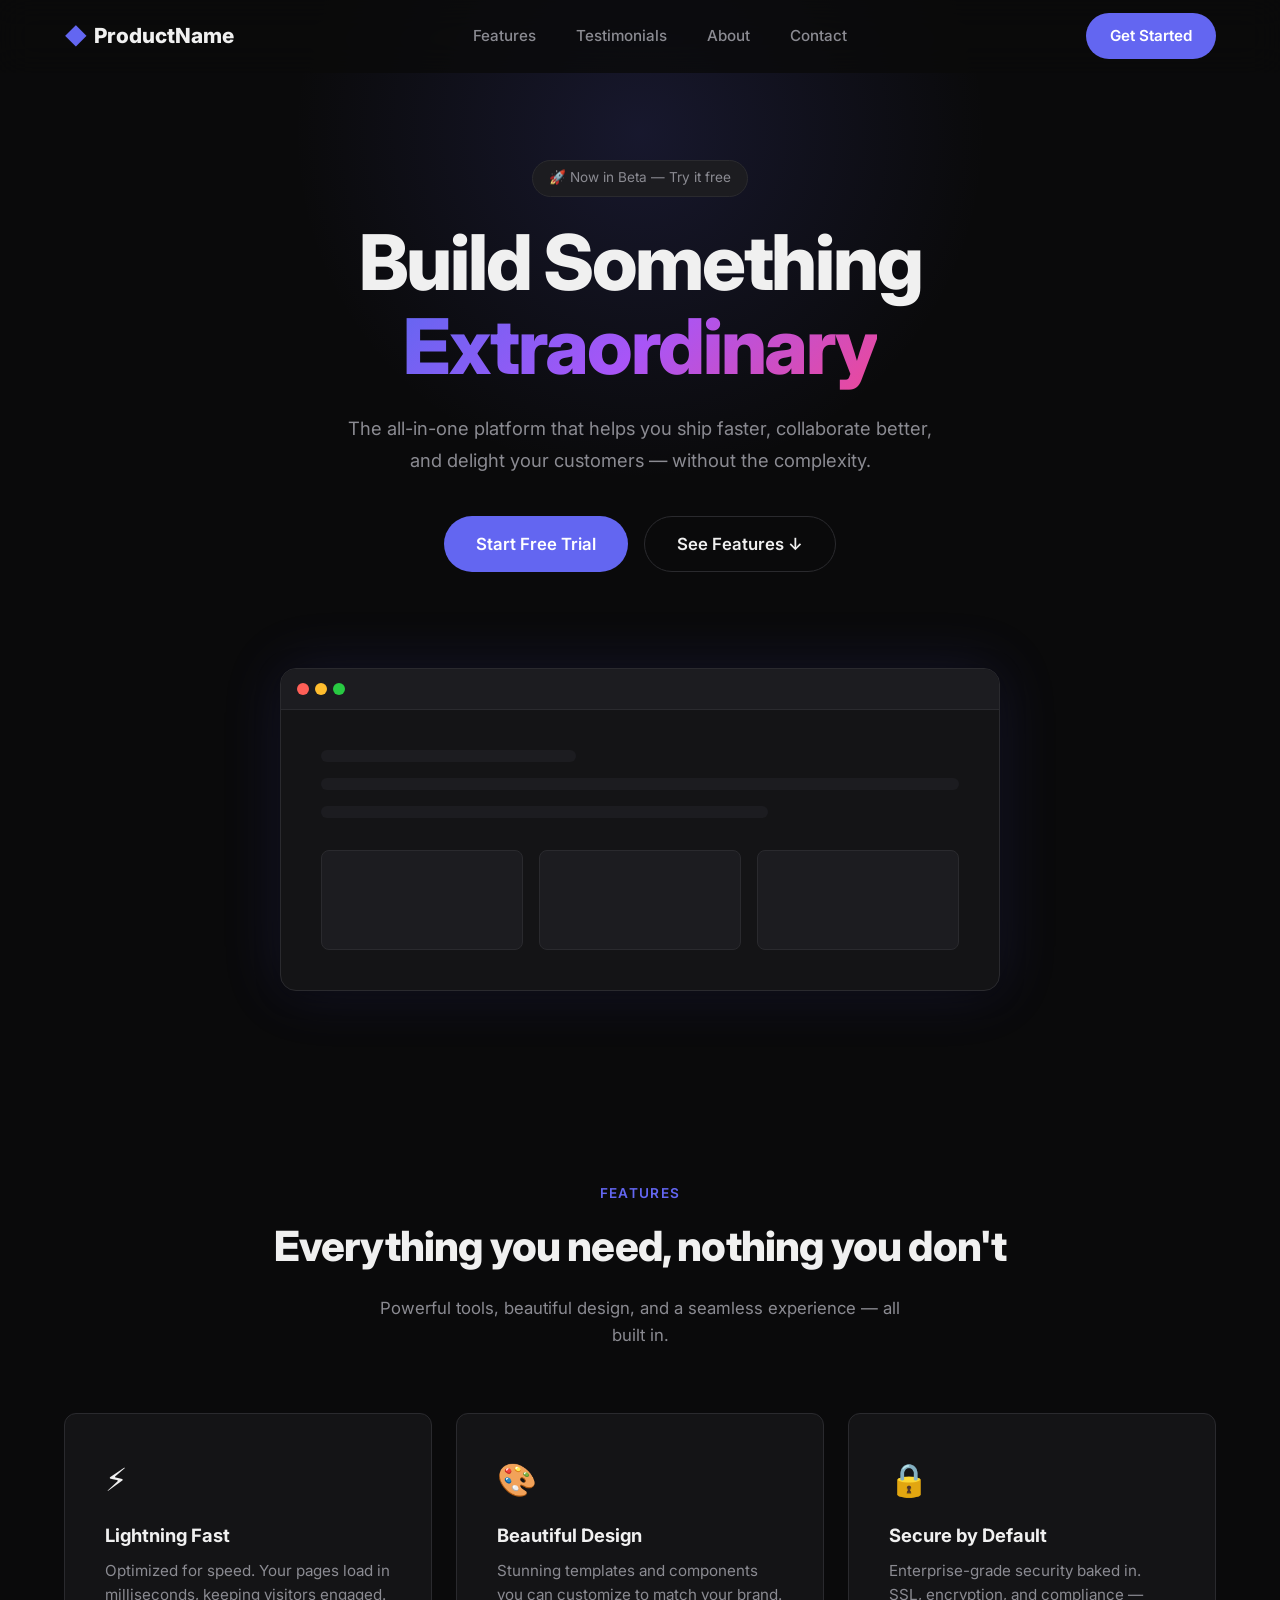
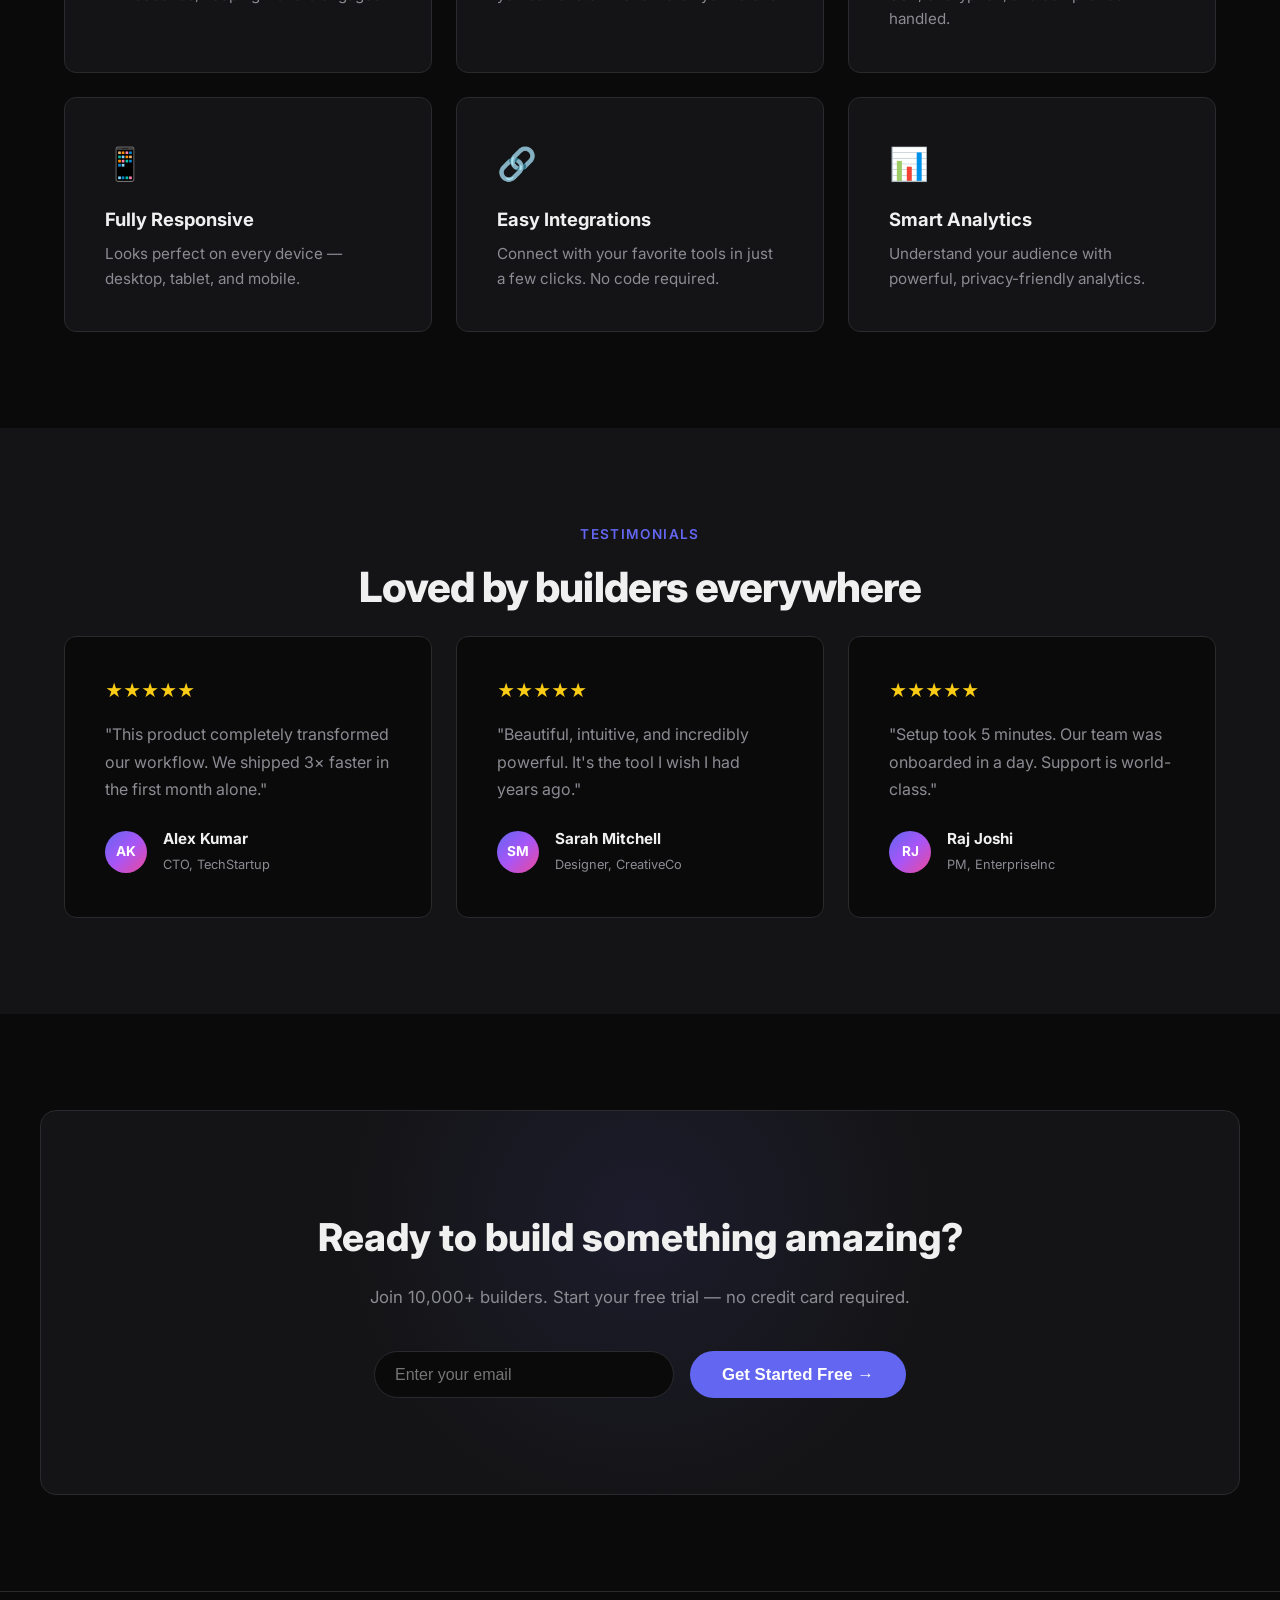
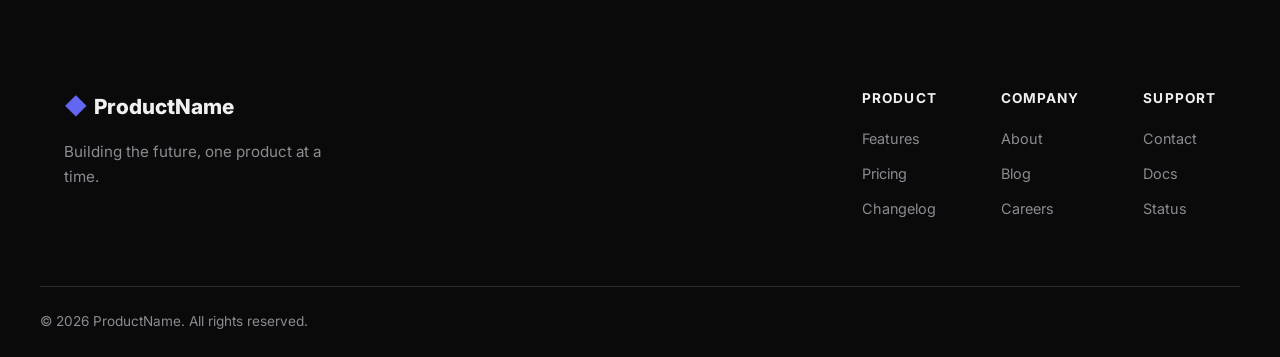
<file: index.html>
<!DOCTYPE html>
<html lang="en">
<head>
  <meta charset="UTF-8" />
  <meta name="viewport" content="width=device-width, initial-scale=1.0" />
  <title>ProductName — Tagline Goes Here</title>
  <link rel="stylesheet" href="css/style.css" />
  <link rel="preconnect" href="https://fonts.googleapis.com" />
  <link rel="preconnect" href="https://fonts.gstatic.com" crossorigin />
  <link href="https://fonts.googleapis.com/css2?family=Inter:wght@400;500;600;700;800&display=swap" rel="stylesheet" />
</head>
<body>

  <!-- ===================== NAVBAR ===================== -->
  <nav class="navbar" id="navbar">
    <div class="container navbar__inner">
      <a href="#" class="navbar__logo">
        <span class="logo-icon">◆</span> ProductName
      </a>
      <ul class="navbar__links" id="nav-links">
        <li><a href="#features">Features</a></li>
        <li><a href="#testimonials">Testimonials</a></li>
        <li><a href="pages/about.html">About</a></li>
        <li><a href="pages/contact.html">Contact</a></li>
      </ul>
      <a href="#cta" class="btn btn--primary navbar__cta">Get Started</a>
      <button class="navbar__toggle" id="nav-toggle" aria-label="Toggle menu">
        <span></span><span></span><span></span>
      </button>
    </div>
  </nav>

  <!-- ===================== HERO ===================== -->
  <header class="hero">
    <div class="hero__bg-glow"></div>
    <div class="container hero__inner">
      <p class="hero__badge">🚀 Now in Beta — Try it free</p>
      <h1 class="hero__title">
        Build Something<br /><span class="gradient-text">Extraordinary</span>
      </h1>
      <p class="hero__subtitle">
        The all-in-one platform that helps you ship faster, collaborate better,
        and delight your customers — without the complexity.
      </p>
      <div class="hero__actions">
        <a href="#cta" class="btn btn--primary btn--lg">Start Free Trial</a>
        <a href="#features" class="btn btn--outline btn--lg">See Features ↓</a>
      </div>
      <div class="hero__visual">
        <div class="hero__mockup">
          <div class="mockup__bar">
            <span class="dot dot--red"></span>
            <span class="dot dot--yellow"></span>
            <span class="dot dot--green"></span>
          </div>
          <div class="mockup__content">
            <div class="mockup__line mockup__line--short"></div>
            <div class="mockup__line"></div>
            <div class="mockup__line mockup__line--medium"></div>
            <div class="mockup__blocks">
              <div class="mockup__block"></div>
              <div class="mockup__block"></div>
              <div class="mockup__block"></div>
            </div>
          </div>
        </div>
      </div>
    </div>
  </header>

  <!-- ===================== FEATURES ===================== -->
  <section class="features" id="features">
    <div class="container">
      <p class="section__label">Features</p>
      <h2 class="section__title">Everything you need, nothing you don't</h2>
      <p class="section__subtitle">
        Powerful tools, beautiful design, and a seamless experience — all built in.
      </p>
      <div class="features__grid">
        <div class="feature-card">
          <div class="feature-card__icon">⚡</div>
          <h3>Lightning Fast</h3>
          <p>Optimized for speed. Your pages load in milliseconds, keeping visitors engaged.</p>
        </div>
        <div class="feature-card">
          <div class="feature-card__icon">🎨</div>
          <h3>Beautiful Design</h3>
          <p>Stunning templates and components you can customize to match your brand.</p>
        </div>
        <div class="feature-card">
          <div class="feature-card__icon">🔒</div>
          <h3>Secure by Default</h3>
          <p>Enterprise-grade security baked in. SSL, encryption, and compliance — handled.</p>
        </div>
        <div class="feature-card">
          <div class="feature-card__icon">📱</div>
          <h3>Fully Responsive</h3>
          <p>Looks perfect on every device — desktop, tablet, and mobile.</p>
        </div>
        <div class="feature-card">
          <div class="feature-card__icon">🔗</div>
          <h3>Easy Integrations</h3>
          <p>Connect with your favorite tools in just a few clicks. No code required.</p>
        </div>
        <div class="feature-card">
          <div class="feature-card__icon">📊</div>
          <h3>Smart Analytics</h3>
          <p>Understand your audience with powerful, privacy-friendly analytics.</p>
        </div>
      </div>
    </div>
  </section>

  <!-- ===================== TESTIMONIALS ===================== -->
  <section class="testimonials" id="testimonials">
    <div class="container">
      <p class="section__label">Testimonials</p>
      <h2 class="section__title">Loved by builders everywhere</h2>
      <div class="testimonials__grid">
        <div class="testimonial-card">
          <div class="testimonial-card__stars">★★★★★</div>
          <p class="testimonial-card__text">
            "This product completely transformed our workflow. We shipped 3×
            faster in the first month alone."
          </p>
          <div class="testimonial-card__author">
            <div class="avatar">AK</div>
            <div>
              <strong>Alex Kumar</strong>
              <span>CTO, TechStartup</span>
            </div>
          </div>
        </div>
        <div class="testimonial-card">
          <div class="testimonial-card__stars">★★★★★</div>
          <p class="testimonial-card__text">
            "Beautiful, intuitive, and incredibly powerful. It's the tool I
            wish I had years ago."
          </p>
          <div class="testimonial-card__author">
            <div class="avatar">SM</div>
            <div>
              <strong>Sarah Mitchell</strong>
              <span>Designer, CreativeCo</span>
            </div>
          </div>
        </div>
        <div class="testimonial-card">
          <div class="testimonial-card__stars">★★★★★</div>
          <p class="testimonial-card__text">
            "Setup took 5 minutes. Our team was onboarded in a day. Support
            is world-class."
          </p>
          <div class="testimonial-card__author">
            <div class="avatar">RJ</div>
            <div>
              <strong>Raj Joshi</strong>
              <span>PM, EnterpriseInc</span>
            </div>
          </div>
        </div>
      </div>
    </div>
  </section>

  <!-- ===================== CTA ===================== -->
  <section class="cta" id="cta">
    <div class="container cta__inner">
      <h2 class="cta__title">Ready to build something amazing?</h2>
      <p class="cta__subtitle">
        Join 10,000+ builders. Start your free trial — no credit card required.
      </p>
      <form class="cta__form" id="cta-form">
        <input
          type="email"
          placeholder="Enter your email"
          class="cta__input"
          required
        />
        <button type="submit" class="btn btn--primary btn--lg">
          Get Started Free →
        </button>
      </form>
    </div>
  </section>

  <!-- ===================== FOOTER ===================== -->
  <footer class="footer">
    <div class="container footer__inner">
      <div class="footer__brand">
        <a href="#" class="navbar__logo">
          <span class="logo-icon">◆</span> ProductName
        </a>
        <p>Building the future, one product at a time.</p>
      </div>
      <div class="footer__links">
        <div class="footer__col">
          <h4>Product</h4>
          <ul>
            <li><a href="#features">Features</a></li>
            <li><a href="#">Pricing</a></li>
            <li><a href="#">Changelog</a></li>
          </ul>
        </div>
        <div class="footer__col">
          <h4>Company</h4>
          <ul>
            <li><a href="pages/about.html">About</a></li>
            <li><a href="#">Blog</a></li>
            <li><a href="#">Careers</a></li>
          </ul>
        </div>
        <div class="footer__col">
          <h4>Support</h4>
          <ul>
            <li><a href="pages/contact.html">Contact</a></li>
            <li><a href="#">Docs</a></li>
            <li><a href="#">Status</a></li>
          </ul>
        </div>
      </div>
    </div>
    <div class="container footer__bottom">
      <p>&copy; 2026 ProductName. All rights reserved.</p>
    </div>
  </footer>

  <script src="js/main.js"></script>
</body>
</html>
</file>
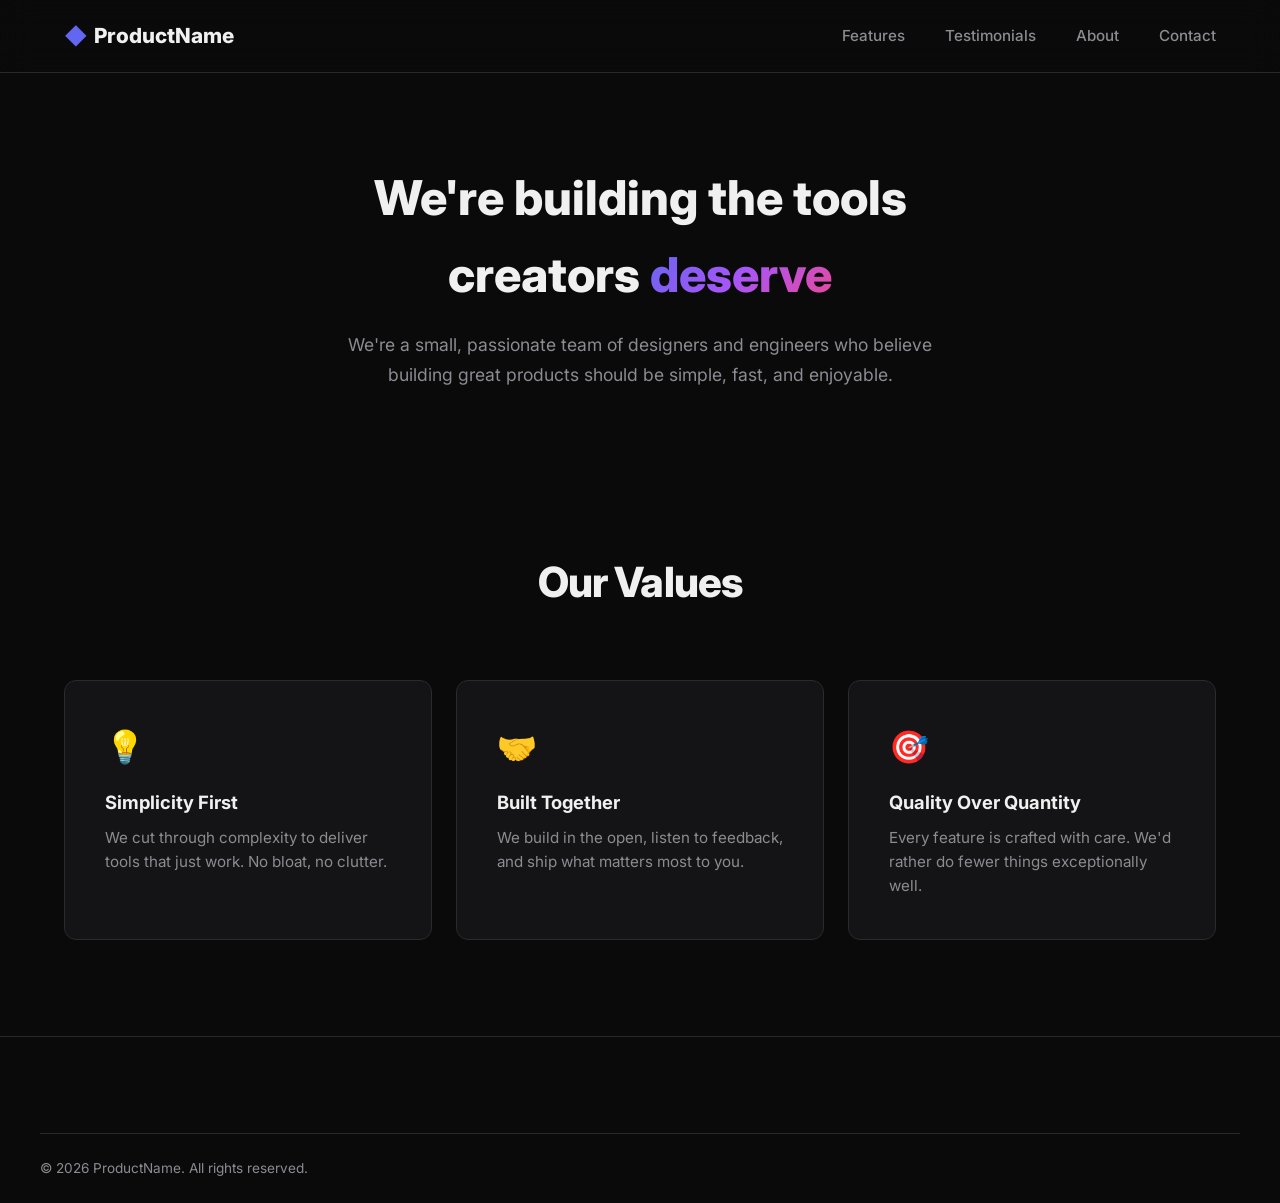
<file: pages/about.html>
<!DOCTYPE html>
<html lang="en">
<head>
  <meta charset="UTF-8" />
  <meta name="viewport" content="width=device-width, initial-scale=1.0" />
  <title>About — ProductName</title>
  <link rel="stylesheet" href="../css/style.css" />
  <link href="https://fonts.googleapis.com/css2?family=Inter:wght@400;500;600;700;800&display=swap" rel="stylesheet" />
  <style>
    .about-hero { padding: 10rem 0 4rem; text-align: center; }
    .about-hero h1 { font-size: clamp(2rem, 4vw, 3rem); font-weight: 800; margin-bottom: var(--space-sm); }
    .about-hero p { color: var(--clr-text-muted); max-width: 600px; margin: 0 auto; font-size: 1.1rem; line-height: 1.7; }

    .about-values { padding: var(--space-2xl) 0; }
    .values-grid { display: grid; grid-template-columns: repeat(auto-fit, minmax(280px, 1fr)); gap: var(--space-md); margin-top: var(--space-xl); }
    .value-card { background: var(--clr-surface); border: 1px solid var(--clr-border); border-radius: var(--radius-md); padding: var(--space-lg); }
    .value-card h3 { margin-bottom: var(--space-xs); font-size: 1.15rem; }
    .value-card p { color: var(--clr-text-muted); font-size: 0.95rem; line-height: 1.6; }
    .value-icon { font-size: 2rem; margin-bottom: var(--space-sm); }
  </style>
</head>
<body>
  <nav class="navbar">
    <div class="container navbar__inner">
      <a href="../index.html" class="navbar__logo"><span class="logo-icon">◆</span> ProductName</a>
      <ul class="navbar__links">
        <li><a href="../index.html#features">Features</a></li>
        <li><a href="../index.html#testimonials">Testimonials</a></li>
        <li><a href="about.html">About</a></li>
        <li><a href="contact.html">Contact</a></li>
      </ul>
    </div>
  </nav>

  <section class="about-hero">
    <div class="container">
      <h1>We're building the tools<br>creators <span class="gradient-text">deserve</span></h1>
      <p>We're a small, passionate team of designers and engineers who believe building great products should be simple, fast, and enjoyable.</p>
    </div>
  </section>

  <section class="about-values">
    <div class="container">
      <h2 class="section__title">Our Values</h2>
      <div class="values-grid">
        <div class="value-card">
          <div class="value-icon">💡</div>
          <h3>Simplicity First</h3>
          <p>We cut through complexity to deliver tools that just work. No bloat, no clutter.</p>
        </div>
        <div class="value-card">
          <div class="value-icon">🤝</div>
          <h3>Built Together</h3>
          <p>We build in the open, listen to feedback, and ship what matters most to you.</p>
        </div>
        <div class="value-card">
          <div class="value-icon">🎯</div>
          <h3>Quality Over Quantity</h3>
          <p>Every feature is crafted with care. We'd rather do fewer things exceptionally well.</p>
        </div>
      </div>
    </div>
  </section>

  <footer class="footer">
    <div class="container footer__bottom">
      <p>&copy; 2026 ProductName. All rights reserved.</p>
    </div>
  </footer>
</body>
</html>
</file>
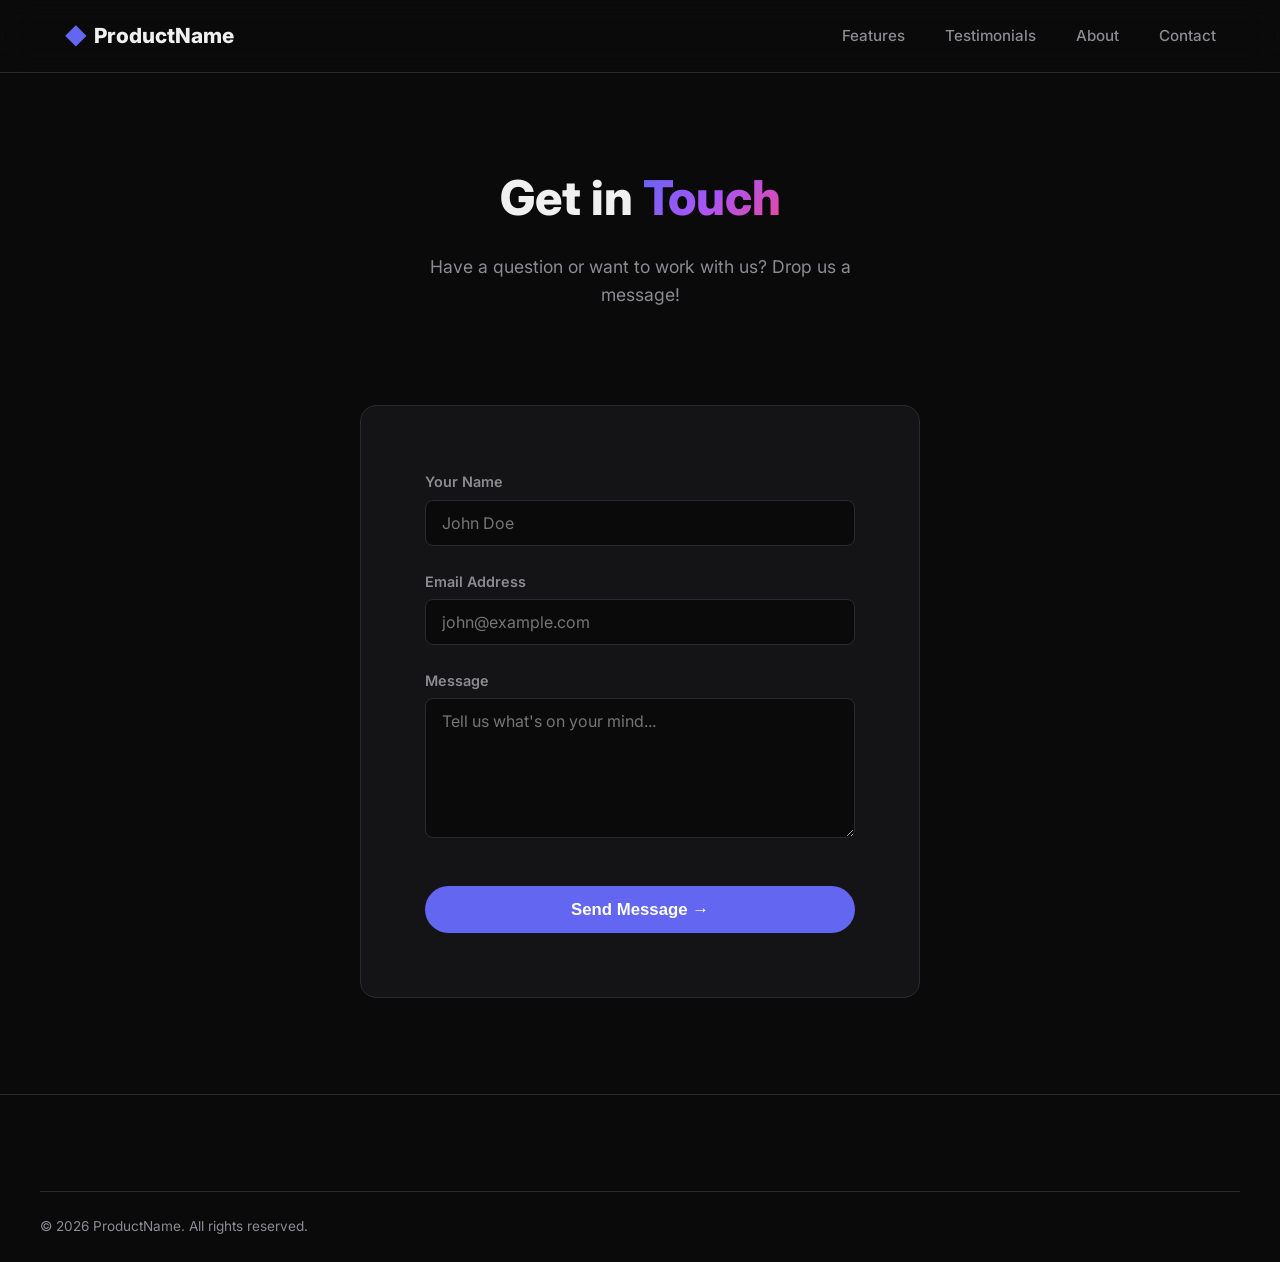
<file: pages/contact.html>
<!DOCTYPE html>
<html lang="en">
<head>
  <meta charset="UTF-8" />
  <meta name="viewport" content="width=device-width, initial-scale=1.0" />
  <title>Contact — ProductName</title>
  <link rel="stylesheet" href="../css/style.css" />
  <link href="https://fonts.googleapis.com/css2?family=Inter:wght@400;500;600;700;800&display=swap" rel="stylesheet" />
  <style>
    .contact-hero { padding: 10rem 0 2rem; text-align: center; }
    .contact-hero h1 { font-size: clamp(2rem, 4vw, 3rem); font-weight: 800; margin-bottom: var(--space-sm); }
    .contact-hero p { color: var(--clr-text-muted); max-width: 500px; margin: 0 auto; font-size: 1.1rem; }

    .contact-form-section { padding: var(--space-xl) 0 var(--space-2xl); }
    .contact-form {
      max-width: 560px;
      margin: 0 auto;
      background: var(--clr-surface);
      border: 1px solid var(--clr-border);
      border-radius: var(--radius-lg);
      padding: var(--space-xl);
    }
    .form-group { margin-bottom: var(--space-md); }
    .form-group label {
      display: block;
      font-weight: 600;
      font-size: 0.9rem;
      margin-bottom: 0.4rem;
      color: var(--clr-text-muted);
    }
    .form-group input,
    .form-group textarea {
      width: 100%;
      padding: 0.75rem 1rem;
      border-radius: var(--radius-sm);
      border: 1px solid var(--clr-border);
      background: var(--clr-bg);
      color: var(--clr-text);
      font-family: var(--ff-body);
      font-size: 1rem;
      outline: none;
      transition: border-color 0.2s;
    }
    .form-group input:focus,
    .form-group textarea:focus {
      border-color: var(--clr-primary);
    }
    .form-group textarea { resize: vertical; min-height: 140px; }
    .contact-form .btn { width: 100%; margin-top: var(--space-sm); }
  </style>
</head>
<body>
  <nav class="navbar">
    <div class="container navbar__inner">
      <a href="../index.html" class="navbar__logo"><span class="logo-icon">◆</span> ProductName</a>
      <ul class="navbar__links">
        <li><a href="../index.html#features">Features</a></li>
        <li><a href="../index.html#testimonials">Testimonials</a></li>
        <li><a href="about.html">About</a></li>
        <li><a href="contact.html">Contact</a></li>
      </ul>
    </div>
  </nav>

  <section class="contact-hero">
    <div class="container">
      <h1>Get in <span class="gradient-text">Touch</span></h1>
      <p>Have a question or want to work with us? Drop us a message!</p>
    </div>
  </section>

  <section class="contact-form-section">
    <div class="container">
      <form class="contact-form" id="contact-form">
        <div class="form-group">
          <label for="name">Your Name</label>
          <input type="text" id="name" placeholder="John Doe" required />
        </div>
        <div class="form-group">
          <label for="email">Email Address</label>
          <input type="email" id="email" placeholder="john@example.com" required />
        </div>
        <div class="form-group">
          <label for="message">Message</label>
          <textarea id="message" placeholder="Tell us what's on your mind..." required></textarea>
        </div>
        <button type="submit" class="btn btn--primary btn--lg">Send Message →</button>
      </form>
    </div>
  </section>

  <footer class="footer">
    <div class="container footer__bottom">
      <p>&copy; 2026 ProductName. All rights reserved.</p>
    </div>
  </footer>

  <script>
    document.getElementById('contact-form').addEventListener('submit', (e) => {
      e.preventDefault();
      alert('Message sent! We\'ll get back to you soon. 🎉');
      e.target.reset();
    });
  </script>
</body>
</html>
</file>
<file: css/style.css>
/* ============================================
   DESIGN TOKENS
   ============================================ */
:root {
  /* Colors */
  --clr-bg:          #0a0a0b;
  --clr-surface:     #141416;
  --clr-surface-2:   #1c1c20;
  --clr-border:      #2a2a2e;
  --clr-text:        #f0f0f0;
  --clr-text-muted:  #8b8b92;
  --clr-primary:     #6366f1;
  --clr-primary-hover:#818cf8;
  --clr-accent:      #22d3ee;
  --clr-gradient:    linear-gradient(135deg, #6366f1, #a855f7, #ec4899);

  /* Typography */
  --ff-body: 'Inter', system-ui, -apple-system, sans-serif;

  /* Spacing */
  --space-xs:  0.5rem;
  --space-sm:  1rem;
  --space-md:  1.5rem;
  --space-lg:  2.5rem;
  --space-xl:  4rem;
  --space-2xl: 6rem;

  /* Radius */
  --radius-sm: 8px;
  --radius-md: 12px;
  --radius-lg: 16px;
  --radius-full: 9999px;

  /* Shadows */
  --shadow-card: 0 4px 24px rgba(0,0,0,0.3);
  --shadow-glow: 0 0 60px rgba(99,102,241,0.15);
}

/* ============================================
   RESET & BASE
   ============================================ */
*, *::before, *::after {
  box-sizing: border-box;
  margin: 0;
  padding: 0;
}

html {
  scroll-behavior: smooth;
  scroll-padding-top: 80px;
}

body {
  font-family: var(--ff-body);
  background: var(--clr-bg);
  color: var(--clr-text);
  line-height: 1.6;
  -webkit-font-smoothing: antialiased;
}

a {
  color: inherit;
  text-decoration: none;
}

ul { list-style: none; }

img {
  max-width: 100%;
  display: block;
}

.container {
  width: 100%;
  max-width: 1200px;
  margin: 0 auto;
  padding: 0 var(--space-md);
}

/* ============================================
   UTILITIES
   ============================================ */
.gradient-text {
  background: var(--clr-gradient);
  -webkit-background-clip: text;
  -webkit-text-fill-color: transparent;
  background-clip: text;
}

/* ============================================
   BUTTONS
   ============================================ */
.btn {
  display: inline-flex;
  align-items: center;
  justify-content: center;
  padding: 0.65rem 1.5rem;
  border-radius: var(--radius-full);
  font-weight: 600;
  font-size: 0.95rem;
  cursor: pointer;
  border: none;
  transition: all 0.25s ease;
  white-space: nowrap;
}

.btn--primary {
  background: var(--clr-primary);
  color: #fff;
}
.btn--primary:hover {
  background: var(--clr-primary-hover);
  transform: translateY(-1px);
  box-shadow: 0 4px 20px rgba(99,102,241,0.4);
}

.btn--outline {
  background: transparent;
  color: var(--clr-text);
  border: 1px solid var(--clr-border);
}
.btn--outline:hover {
  border-color: var(--clr-text-muted);
  background: var(--clr-surface);
}

.btn--lg {
  padding: 0.85rem 2rem;
  font-size: 1.05rem;
}

/* ============================================
   NAVBAR
   ============================================ */
.navbar {
  position: fixed;
  top: 0;
  left: 0;
  width: 100%;
  z-index: 1000;
  background: rgba(10, 10, 11, 0.8);
  backdrop-filter: blur(16px);
  border-bottom: 1px solid var(--clr-border);
}

.navbar__inner {
  display: flex;
  align-items: center;
  justify-content: space-between;
  height: 72px;
}

.navbar__logo {
  font-size: 1.3rem;
  font-weight: 800;
  display: flex;
  align-items: center;
  gap: 0.4rem;
}

.logo-icon {
  color: var(--clr-primary);
  font-size: 1.4rem;
}

.navbar__links {
  display: flex;
  gap: var(--space-lg);
}

.navbar__links a {
  color: var(--clr-text-muted);
  font-size: 0.95rem;
  font-weight: 500;
  transition: color 0.2s;
}
.navbar__links a:hover {
  color: var(--clr-text);
}

.navbar__toggle {
  display: none;
  flex-direction: column;
  gap: 5px;
  background: none;
  border: none;
  cursor: pointer;
  padding: 4px;
}
.navbar__toggle span {
  display: block;
  width: 24px;
  height: 2px;
  background: var(--clr-text);
  border-radius: 2px;
  transition: all 0.3s;
}

/* ============================================
   HERO
   ============================================ */
.hero {
  position: relative;
  padding: 10rem 0 6rem;
  text-align: center;
  overflow: hidden;
}

.hero__bg-glow {
  position: absolute;
  top: -20%;
  left: 50%;
  transform: translateX(-50%);
  width: 700px;
  height: 700px;
  background: radial-gradient(circle, rgba(99,102,241,0.15) 0%, transparent 70%);
  pointer-events: none;
}

.hero__inner {
  position: relative;
  z-index: 1;
}

.hero__badge {
  display: inline-block;
  padding: 0.4rem 1rem;
  background: var(--clr-surface-2);
  border: 1px solid var(--clr-border);
  border-radius: var(--radius-full);
  font-size: 0.85rem;
  color: var(--clr-text-muted);
  margin-bottom: var(--space-md);
}

.hero__title {
  font-size: clamp(2.8rem, 6vw, 5rem);
  font-weight: 800;
  line-height: 1.1;
  letter-spacing: -0.03em;
  margin-bottom: var(--space-md);
}

.hero__subtitle {
  font-size: 1.15rem;
  color: var(--clr-text-muted);
  max-width: 600px;
  margin: 0 auto var(--space-lg);
  line-height: 1.7;
}

.hero__actions {
  display: flex;
  gap: var(--space-sm);
  justify-content: center;
  flex-wrap: wrap;
  margin-bottom: var(--space-2xl);
}

/* Mockup */
.hero__visual {
  display: flex;
  justify-content: center;
}

.hero__mockup {
  width: 100%;
  max-width: 720px;
  background: var(--clr-surface);
  border: 1px solid var(--clr-border);
  border-radius: var(--radius-lg);
  overflow: hidden;
  box-shadow: var(--shadow-card), var(--shadow-glow);
}

.mockup__bar {
  display: flex;
  gap: 6px;
  padding: 14px 16px;
  background: var(--clr-surface-2);
  border-bottom: 1px solid var(--clr-border);
}

.dot {
  width: 12px;
  height: 12px;
  border-radius: 50%;
}
.dot--red    { background: #ff5f57; }
.dot--yellow { background: #ffbd2e; }
.dot--green  { background: #28ca42; }

.mockup__content {
  padding: var(--space-lg);
  display: flex;
  flex-direction: column;
  gap: var(--space-sm);
}

.mockup__line {
  height: 12px;
  border-radius: 6px;
  background: var(--clr-surface-2);
  width: 100%;
}
.mockup__line--short  { width: 40%; }
.mockup__line--medium { width: 70%; }

.mockup__blocks {
  display: grid;
  grid-template-columns: repeat(3, 1fr);
  gap: var(--space-sm);
  margin-top: var(--space-sm);
}
.mockup__block {
  height: 100px;
  border-radius: var(--radius-sm);
  background: var(--clr-surface-2);
  border: 1px solid var(--clr-border);
}

/* ============================================
   SECTIONS (shared)
   ============================================ */
.section__label {
  font-size: 0.85rem;
  font-weight: 600;
  color: var(--clr-primary);
  text-transform: uppercase;
  letter-spacing: 0.1em;
  margin-bottom: var(--space-xs);
  text-align: center;
}

.section__title {
  font-size: clamp(1.8rem, 4vw, 2.6rem);
  font-weight: 800;
  text-align: center;
  margin-bottom: var(--space-sm);
  letter-spacing: -0.02em;
}

.section__subtitle {
  text-align: center;
  color: var(--clr-text-muted);
  max-width: 540px;
  margin: 0 auto var(--space-xl);
  font-size: 1.05rem;
}

/* ============================================
   FEATURES
   ============================================ */
.features {
  padding: var(--space-2xl) 0;
}

.features__grid {
  display: grid;
  grid-template-columns: repeat(auto-fit, minmax(300px, 1fr));
  gap: var(--space-md);
}

.feature-card {
  background: var(--clr-surface);
  border: 1px solid var(--clr-border);
  border-radius: var(--radius-md);
  padding: var(--space-lg);
  transition: transform 0.25s, border-color 0.25s, box-shadow 0.25s;
}
.feature-card:hover {
  transform: translateY(-4px);
  border-color: var(--clr-primary);
  box-shadow: var(--shadow-glow);
}

.feature-card__icon {
  font-size: 2rem;
  margin-bottom: var(--space-sm);
}

.feature-card h3 {
  font-size: 1.15rem;
  font-weight: 700;
  margin-bottom: var(--space-xs);
}

.feature-card p {
  color: var(--clr-text-muted);
  font-size: 0.95rem;
  line-height: 1.6;
}

/* ============================================
   TESTIMONIALS
   ============================================ */
.testimonials {
  padding: var(--space-2xl) 0;
  background: var(--clr-surface);
}

.testimonials__grid {
  display: grid;
  grid-template-columns: repeat(auto-fit, minmax(300px, 1fr));
  gap: var(--space-md);
}

.testimonial-card {
  background: var(--clr-bg);
  border: 1px solid var(--clr-border);
  border-radius: var(--radius-md);
  padding: var(--space-lg);
}

.testimonial-card__stars {
  color: #facc15;
  font-size: 1.1rem;
  margin-bottom: var(--space-sm);
}

.testimonial-card__text {
  font-size: 1rem;
  line-height: 1.7;
  color: var(--clr-text-muted);
  margin-bottom: var(--space-md);
}

.testimonial-card__author {
  display: flex;
  align-items: center;
  gap: var(--space-sm);
}

.avatar {
  width: 42px;
  height: 42px;
  border-radius: 50%;
  background: var(--clr-gradient);
  display: flex;
  align-items: center;
  justify-content: center;
  font-weight: 700;
  font-size: 0.85rem;
  color: #fff;
  flex-shrink: 0;
}

.testimonial-card__author strong {
  display: block;
  font-size: 0.95rem;
}
.testimonial-card__author span {
  font-size: 0.8rem;
  color: var(--clr-text-muted);
}

/* ============================================
   CTA
   ============================================ */
.cta {
  padding: var(--space-2xl) 0;
  text-align: center;
}

.cta__inner {
  background: var(--clr-surface);
  border: 1px solid var(--clr-border);
  border-radius: var(--radius-lg);
  padding: var(--space-2xl) var(--space-lg);
  position: relative;
  overflow: hidden;
}

.cta__inner::before {
  content: '';
  position: absolute;
  top: -50%;
  left: 50%;
  transform: translateX(-50%);
  width: 600px;
  height: 600px;
  background: radial-gradient(circle, rgba(99,102,241,0.1) 0%, transparent 70%);
  pointer-events: none;
}

.cta__title {
  font-size: clamp(1.8rem, 4vw, 2.4rem);
  font-weight: 800;
  margin-bottom: var(--space-sm);
  position: relative;
}

.cta__subtitle {
  color: var(--clr-text-muted);
  font-size: 1.05rem;
  margin-bottom: var(--space-lg);
  position: relative;
}

.cta__form {
  display: flex;
  gap: var(--space-sm);
  justify-content: center;
  flex-wrap: wrap;
  position: relative;
}

.cta__input {
  padding: 0.85rem 1.25rem;
  border-radius: var(--radius-full);
  border: 1px solid var(--clr-border);
  background: var(--clr-bg);
  color: var(--clr-text);
  font-size: 1rem;
  width: 300px;
  outline: none;
  transition: border-color 0.2s;
}
.cta__input:focus {
  border-color: var(--clr-primary);
}

/* ============================================
   FOOTER
   ============================================ */
.footer {
  padding: var(--space-2xl) 0 0;
  border-top: 1px solid var(--clr-border);
}

.footer__inner {
  display: flex;
  justify-content: space-between;
  flex-wrap: wrap;
  gap: var(--space-xl);
  margin-bottom: var(--space-xl);
}

.footer__brand {
  max-width: 280px;
}
.footer__brand p {
  color: var(--clr-text-muted);
  margin-top: var(--space-sm);
  font-size: 0.95rem;
}

.footer__links {
  display: flex;
  gap: var(--space-xl);
  flex-wrap: wrap;
}

.footer__col h4 {
  font-size: 0.85rem;
  font-weight: 700;
  text-transform: uppercase;
  letter-spacing: 0.08em;
  color: var(--clr-text);
  margin-bottom: var(--space-sm);
}

.footer__col ul {
  display: flex;
  flex-direction: column;
  gap: 0.6rem;
}

.footer__col a {
  color: var(--clr-text-muted);
  font-size: 0.9rem;
  transition: color 0.2s;
}
.footer__col a:hover {
  color: var(--clr-text);
}

.footer__bottom {
  padding: var(--space-md) 0;
  border-top: 1px solid var(--clr-border);
}
.footer__bottom p {
  font-size: 0.85rem;
  color: var(--clr-text-muted);
}

/* ============================================
   ANIMATIONS
   ============================================ */
@keyframes fadeInUp {
  from {
    opacity: 0;
    transform: translateY(30px);
  }
  to {
    opacity: 1;
    transform: translateY(0);
  }
}

.animate-on-scroll {
  opacity: 0;
  transform: translateY(30px);
  transition: opacity 0.6s ease, transform 0.6s ease;
}

.animate-on-scroll.visible {
  opacity: 1;
  transform: translateY(0);
}

/* ============================================
   RESPONSIVE
   ============================================ */
@media (max-width: 768px) {
  .navbar__links,
  .navbar__cta {
    display: none;
  }

  .navbar__toggle {
    display: flex;
  }

  /* Mobile menu open */
  .navbar.nav-open .navbar__links {
    display: flex;
    flex-direction: column;
    position: absolute;
    top: 72px;
    left: 0;
    width: 100%;
    background: var(--clr-bg);
    border-bottom: 1px solid var(--clr-border);
    padding: var(--space-md);
    gap: var(--space-md);
  }

  .navbar.nav-open .navbar__cta {
    display: inline-flex;
    position: absolute;
    top: calc(72px + 200px);
    left: var(--space-md);
  }

  .hero {
    padding: 8rem 0 4rem;
  }

  .hero__title {
    font-size: 2.4rem;
  }

  .features__grid,
  .testimonials__grid {
    grid-template-columns: 1fr;
  }

  .footer__inner {
    flex-direction: column;
  }

  .footer__links {
    flex-direction: column;
    gap: var(--space-lg);
  }

  .cta__form {
    flex-direction: column;
    align-items: center;
  }
  .cta__input {
    width: 100%;
    max-width: 360px;
  }
}
</file>
